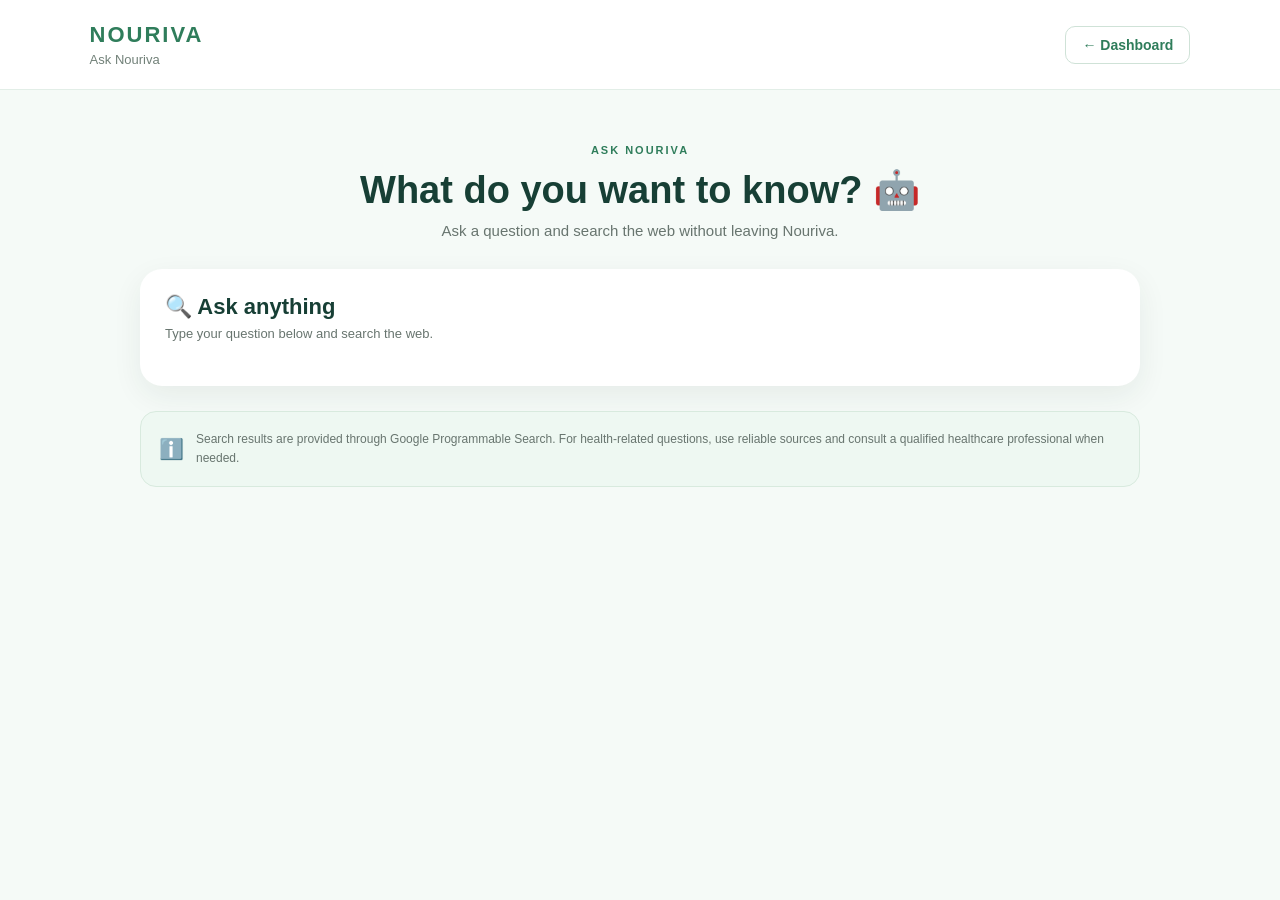
<file: ask-nouriva.html>
<!DOCTYPE html>
<html lang="en">

<head>

    <meta charset="UTF-8">

    <meta
        name="viewport"
        content="width=device-width, initial-scale=1.0"
    >

    <title>Nouriva - Ask Nouriva</title>


    <!-- Nouriva CSS -->

    <link
        rel="stylesheet"
        href="ask-nouriva.css"
    >


    <!-- GOOGLE PROGRAMMABLE SEARCH -->

    <script
        async
        src="https://cse.google.com/cse.js?cx=a5b6b9ecfd227401f"
    ></script>

</head>


<body>


    <!-- =========================
         HEADER
    ========================== -->

    <header class="ask-header">

        <div>

            <div class="brand">
                NOURIVA
            </div>

            <p>
                Ask Nouriva
            </p>

        </div>


        <a
            href="index.html"
            class="back-btn"
        >
            ← Dashboard
        </a>

    </header>



    <!-- =========================
         MAIN
    ========================== -->

    <main class="ask-container">


        <!-- HERO -->

        <section class="ask-hero">

            <span>
                ASK NOURIVA
            </span>


            <h1>
                What do you want to know? 🤖
            </h1>


            <p>
                Ask a question and search the web
                without leaving Nouriva.
            </p>

        </section>



        <!-- =========================
             GOOGLE SEARCH
        ========================== -->

        <section class="search-card">


            <div class="search-title">

                <h2>
                    🔍 Ask anything
                </h2>


                <p>
                    Type your question below and
                    search the web.
                </p>

            </div>



            <!-- GOOGLE SEARCH BOX + RESULTS -->

            <div class="google-search-area">

                <div class="gcse-search"></div>

            </div>


        </section>



        <!-- =========================
             INFORMATION
        ========================== -->

        <section class="info-card">


            <div class="info-icon">
                ℹ️
            </div>


            <p>
                Search results are provided through
                Google Programmable Search.
                For health-related questions,
                use reliable sources and consult
                a qualified healthcare professional
                when needed.
            </p>


        </section>


    </main>


</body>

</html>
</file>
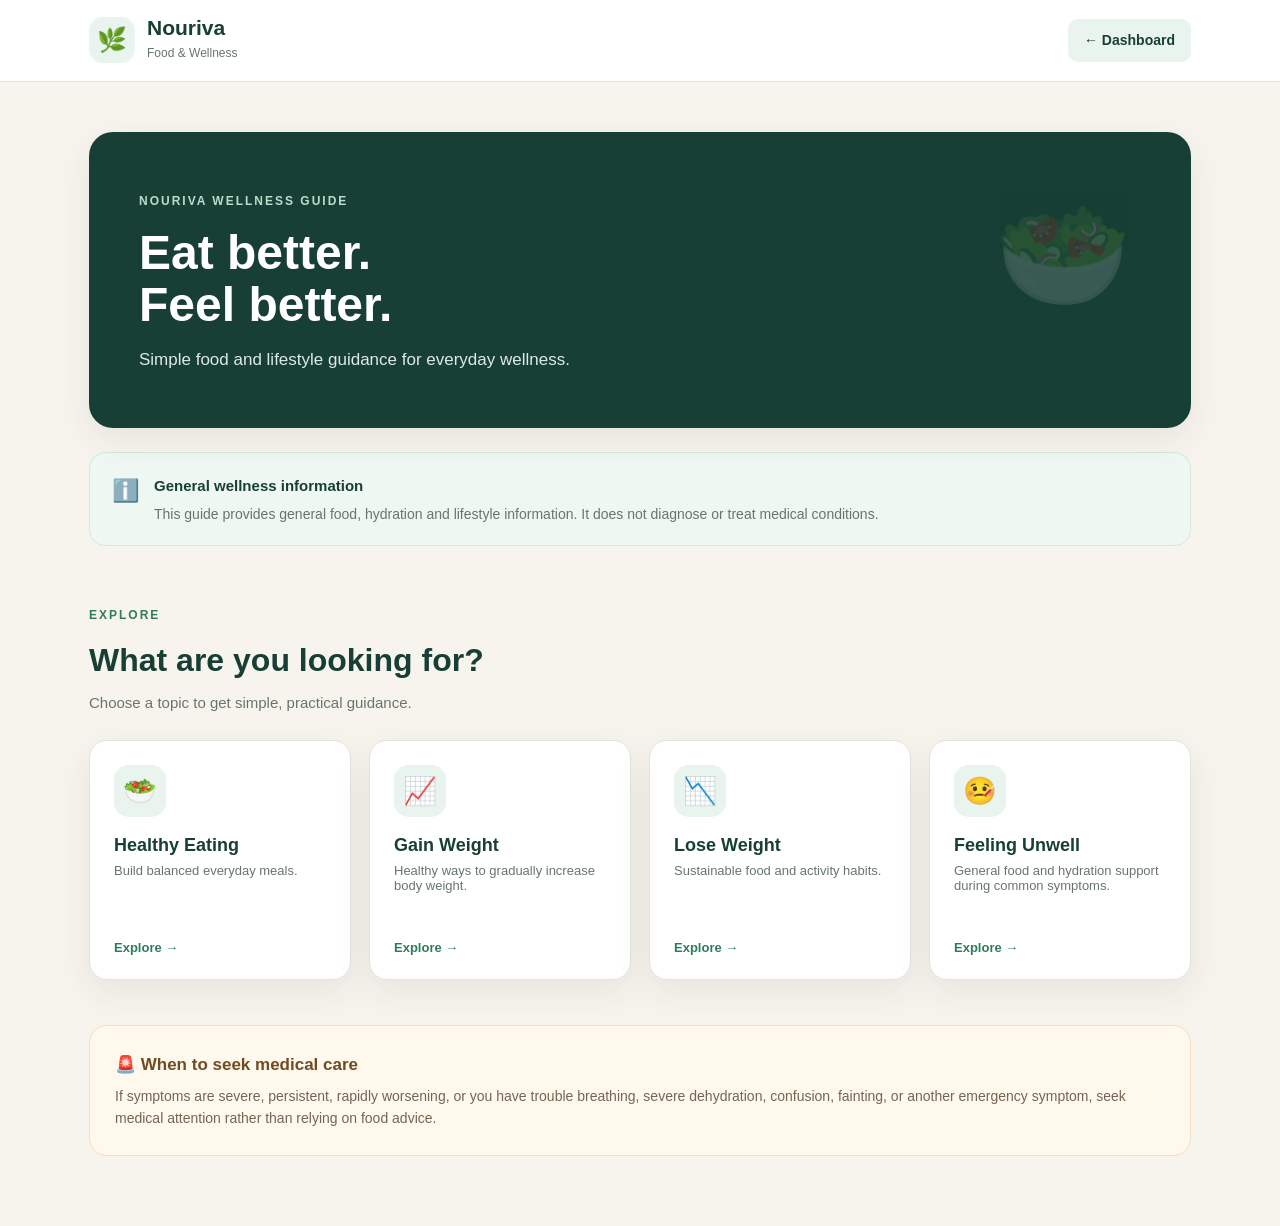
<file: food-guide.html>
<!DOCTYPE html>
<html lang="en">

<head>
    <meta charset="UTF-8">

    <meta
        name="viewport"
        content="width=device-width, initial-scale=1.0"
    >

    <title>Nouriva | Food & Wellness Guide</title>

    <link
        rel="stylesheet"
        href="food-guide.css"
    >
    <link rel="stylesheet" href="food-guide.js">
</head>

<body>

    <!-- =========================
         HEADER
    ========================== -->

    <header class="guide-header">

        <div class="header-content">

            <div class="brand">
                <div class="brand-icon">🌿</div>

                <div>
                    <h1>Nouriva</h1>
                    <span>Food & Wellness</span>
                </div>
            </div>

            <a
                href="index.html"
                class="back-button"
            >
                ← Dashboard
            </a>

        </div>

    </header>


    <!-- =========================
         HERO
    ========================== -->

    <main>

        <section class="hero">

            <span class="hero-label">
                NOURIVA WELLNESS GUIDE
            </span>

            <h2>
                Eat better.<br>
                Feel better.
            </h2>

            <p>
                Simple food and lifestyle guidance
                for everyday wellness.
            </p>

        </section>


        <!-- =========================
             IMPORTANT NOTICE
        ========================== -->

        <section class="notice">

            <div class="notice-icon">
                ℹ️
            </div>

            <div>

                <strong>
                    General wellness information
                </strong>

                <p>
                    This guide provides general food,
                    hydration and lifestyle information.
                    It does not diagnose or treat medical
                    conditions.
                </p>

            </div>

        </section>


        <!-- =========================
             QUICK CATEGORIES
        ========================== -->

        <section class="guide-section">

            <div class="section-heading">

                <span>
                    EXPLORE
                </span>

                <h2>
                    What are you looking for?
                </h2>

                <p>
                    Choose a topic to get simple,
                    practical guidance.
                </p>

            </div>


            <div class="category-grid">


                <!-- Healthy Eating -->

                <button
                    class="category-card"
                    onclick="showGuide('healthy')"
                >

                    <div class="category-icon">
                        🥗
                    </div>

                    <h3>
                        Healthy Eating
                    </h3>

                    <p>
                        Build balanced everyday meals.
                    </p>

                    <span>
                        Explore →
                    </span>

                </button>


                <!-- Weight Gain -->

                <button
                    class="category-card"
                    onclick="showGuide('gain')"
                >

                    <div class="category-icon">
                        📈
                    </div>

                    <h3>
                        Gain Weight
                    </h3>

                    <p>
                        Healthy ways to gradually
                        increase body weight.
                    </p>

                    <span>
                        Explore →
                    </span>

                </button>


                <!-- Weight Loss -->

                <button
                    class="category-card"
                    onclick="showGuide('loss')"
                >

                    <div class="category-icon">
                        📉
                    </div>

                    <h3>
                        Lose Weight
                    </h3>

                    <p>
                        Sustainable food and
                        activity habits.
                    </p>

                    <span>
                        Explore →
                    </span>

                </button>


                <!-- Illness -->

                <button
                    class="category-card"
                    onclick="showGuide('unwell')"
                >

                    <div class="category-icon">
                        🤒
                    </div>

                    <h3>
                        Feeling Unwell
                    </h3>

                    <p>
                        General food and hydration
                        support during common symptoms.
                    </p>

                    <span>
                        Explore →
                    </span>

                </button>


            </div>

        </section>


        <!-- =========================
             GUIDE CONTENT
        ========================== -->

        <section
            id="guideContent"
            class="guide-content hidden"
        >

            <button
                class="close-guide"
                onclick="closeGuide()"
            >
                ✕ Close
            </button>

            <div id="guideIcon"></div>

            <span id="guideLabel"></span>

            <h2 id="guideTitle"></h2>

            <p id="guideDescription"></p>


            <div
                id="guideCards"
                class="guide-cards"
            ></div>

        </section>


        <!-- =========================
             FOOD DISCLAIMER
        ========================== -->

        <section class="bottom-notice">

            <h3>
                🚨 When to seek medical care
            </h3>

            <p>
                If symptoms are severe, persistent,
                rapidly worsening, or you have trouble
                breathing, severe dehydration,
                confusion, fainting, or another
                emergency symptom, seek medical
                attention rather than relying on
                food advice.
            </p>

        </section>

    </main>


    <!-- =========================
         JAVASCRIPT
    ========================== -->

    <script src="food-guide.js"></script>

</body>

</html>
</file>
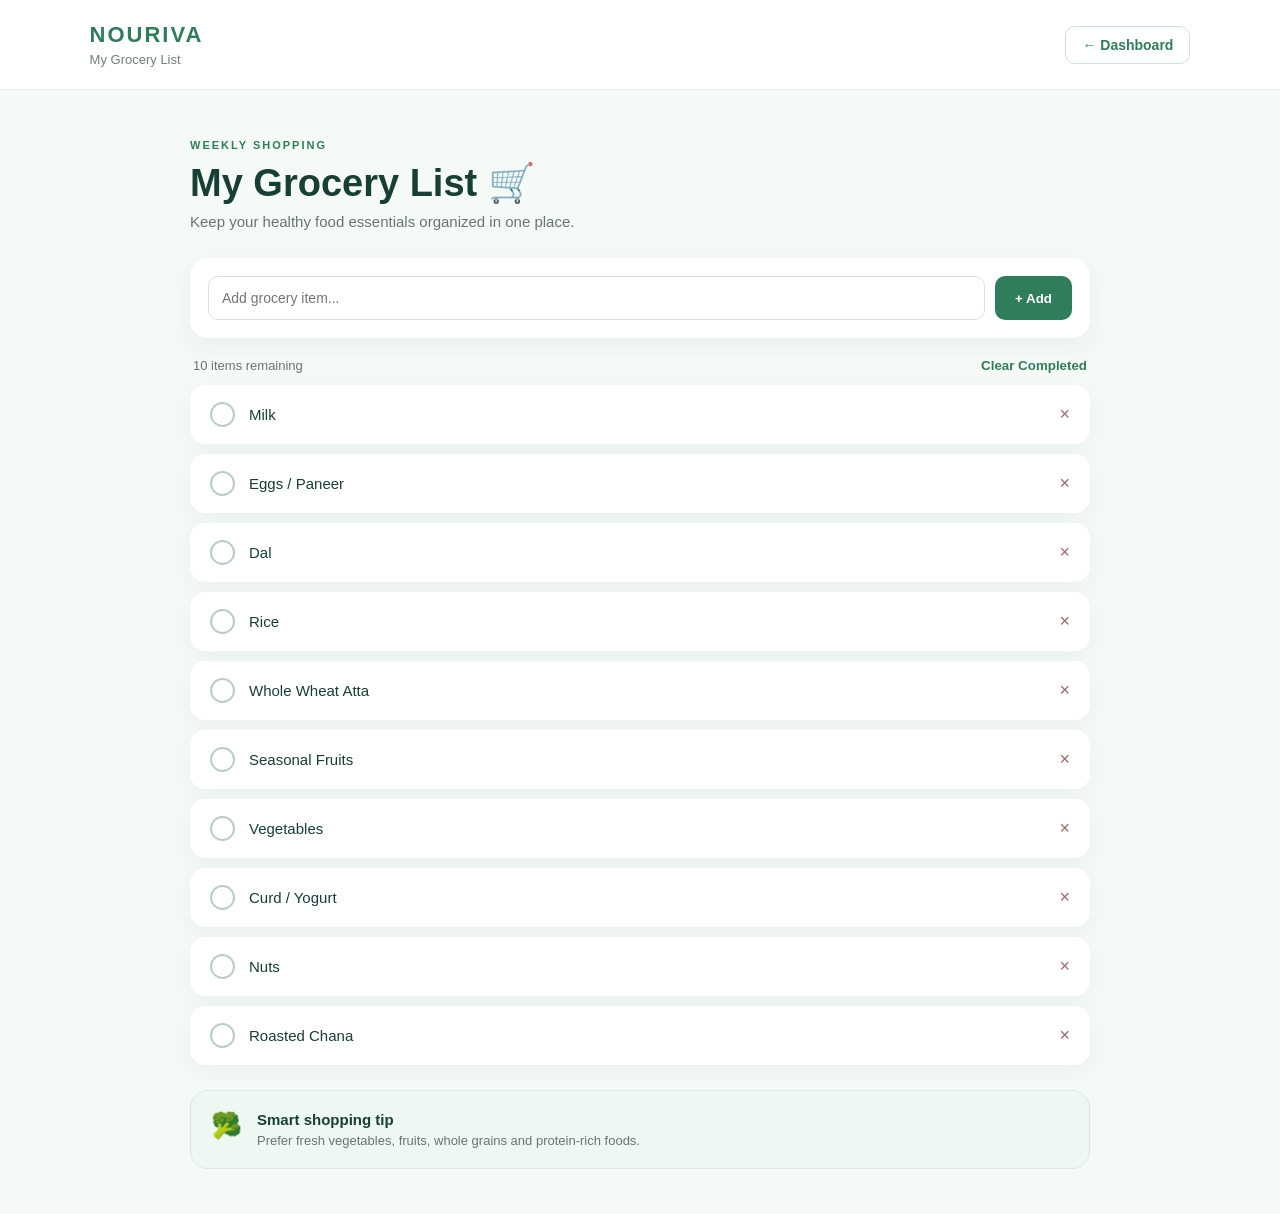
<file: grocery.html>
<!DOCTYPE html>
<html lang="en">
<head>
    <meta charset="UTF-8">
    <meta name="viewport" content="width=device-width, initial-scale=1.0">

    <title>Nouriva - Grocery List</title>

    <link rel="stylesheet" href="grocery.css">
</head>

<body>

<header class="grocery-header">

    <div>
        <div class="brand">NOURIVA</div>
        <p>My Grocery List</p>
    </div>

    <a href="index.html" class="back-btn">
        ← Dashboard
    </a>

</header>


<main class="grocery-container">

    <section class="grocery-hero">

        <span>WEEKLY SHOPPING</span>

        <h1>
            My Grocery List 🛒
        </h1>

        <p>
            Keep your healthy food essentials
            organized in one place.
        </p>

    </section>


    <section class="add-grocery">

        <input
            type="text"
            id="groceryInput"
            placeholder="Add grocery item..."
        >

        <button onclick="addGrocery()">
            + Add
        </button>

    </section>


    <div class="grocery-actions">

        <span id="groceryCount">
            0 items
        </span>

        <button onclick="clearCompleted()">
            Clear Completed
        </button>

    </div>


    <section class="grocery-list" id="groceryList">
    </section>


    <section class="grocery-tip">

        <div class="tip-icon">
            🥦
        </div>

        <div>

            <h3>
                Smart shopping tip
            </h3>

            <p>
                Prefer fresh vegetables, fruits,
                whole grains and protein-rich foods.
            </p>

        </div>

    </section>

</main>


<script src="grocery.js"></script>

</body>
</html>
</file>
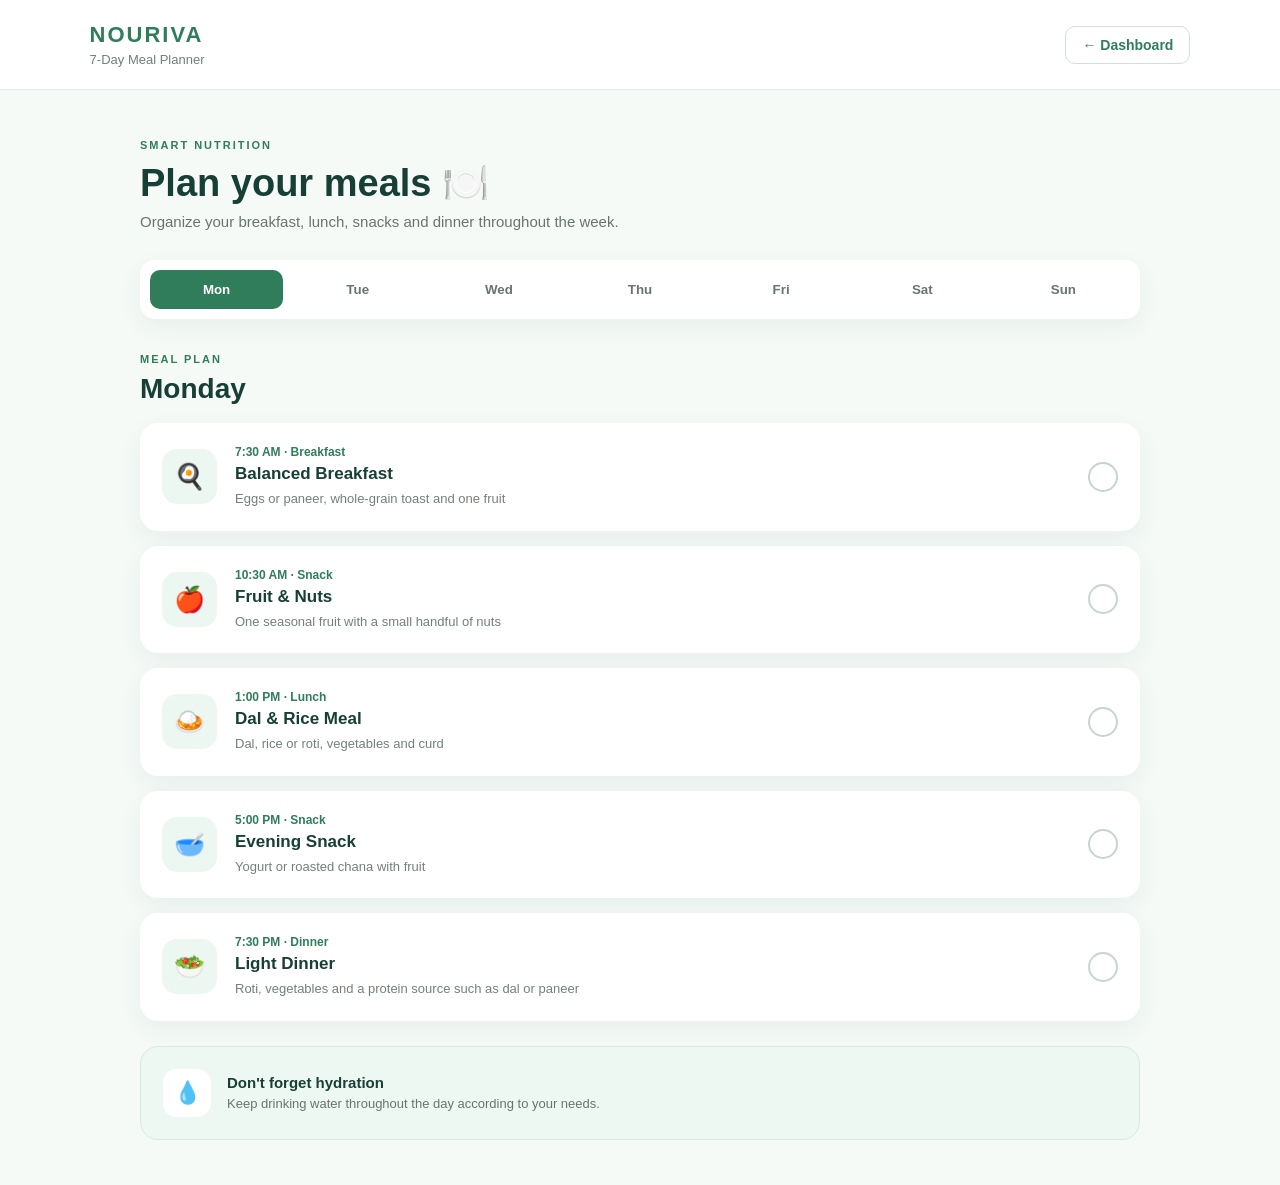
<file: meal-planner.html>
<!DOCTYPE html>
<html lang="en">
<head>
    <meta charset="UTF-8">
    <meta name="viewport" content="width=device-width, initial-scale=1.0">

    <title>Nouriva - 7 Day Meal Planner</title>

    <link rel="stylesheet" href="meal-planner.css">
    <link rel="stylesheet" href="meal-planner.js">
</head>

<body>

<header class="meal-header">

    <div>
        <div class="brand">NOURIVA</div>
        <p>7-Day Meal Planner</p>
    </div>

    <a href="index.html" class="back-btn">
        ← Dashboard
    </a>

</header>


<main class="meal-container">

    <section class="meal-hero">

        <span>SMART NUTRITION</span>

        <h1>
            Plan your meals 🍽️
        </h1>

        <p>
            Organize your breakfast, lunch, snacks
            and dinner throughout the week.
        </p>

    </section>


    <!-- WEEK SELECTOR -->

    <div class="day-selector">

        <button onclick="showDay(0)" class="day-btn active">
            Mon
        </button>

        <button onclick="showDay(1)" class="day-btn">
            Tue
        </button>

        <button onclick="showDay(2)" class="day-btn">
            Wed
        </button>

        <button onclick="showDay(3)" class="day-btn">
            Thu
        </button>

        <button onclick="showDay(4)" class="day-btn">
            Fri
        </button>

        <button onclick="showDay(5)" class="day-btn">
            Sat
        </button>

        <button onclick="showDay(6)" class="day-btn">
            Sun
        </button>

    </div>


    <!-- DAY TITLE -->

    <section class="day-title">

        <span>MEAL PLAN</span>

        <h2 id="dayTitle">
            Monday
        </h2>

    </section>


    <!-- MEALS -->

    <section id="mealList" class="meal-list">
    </section>


    <!-- NUTRITION NOTE -->

    <section class="nutrition-note">

        <div class="note-icon">
            💧
        </div>

        <div>
            <h3>
                Don't forget hydration
            </h3>

            <p>
                Keep drinking water throughout
                the day according to your needs.
            </p>
        </div>

    </section>

</main>


<script src="meal-planner.js"></script>

</body>
</html>
</file>
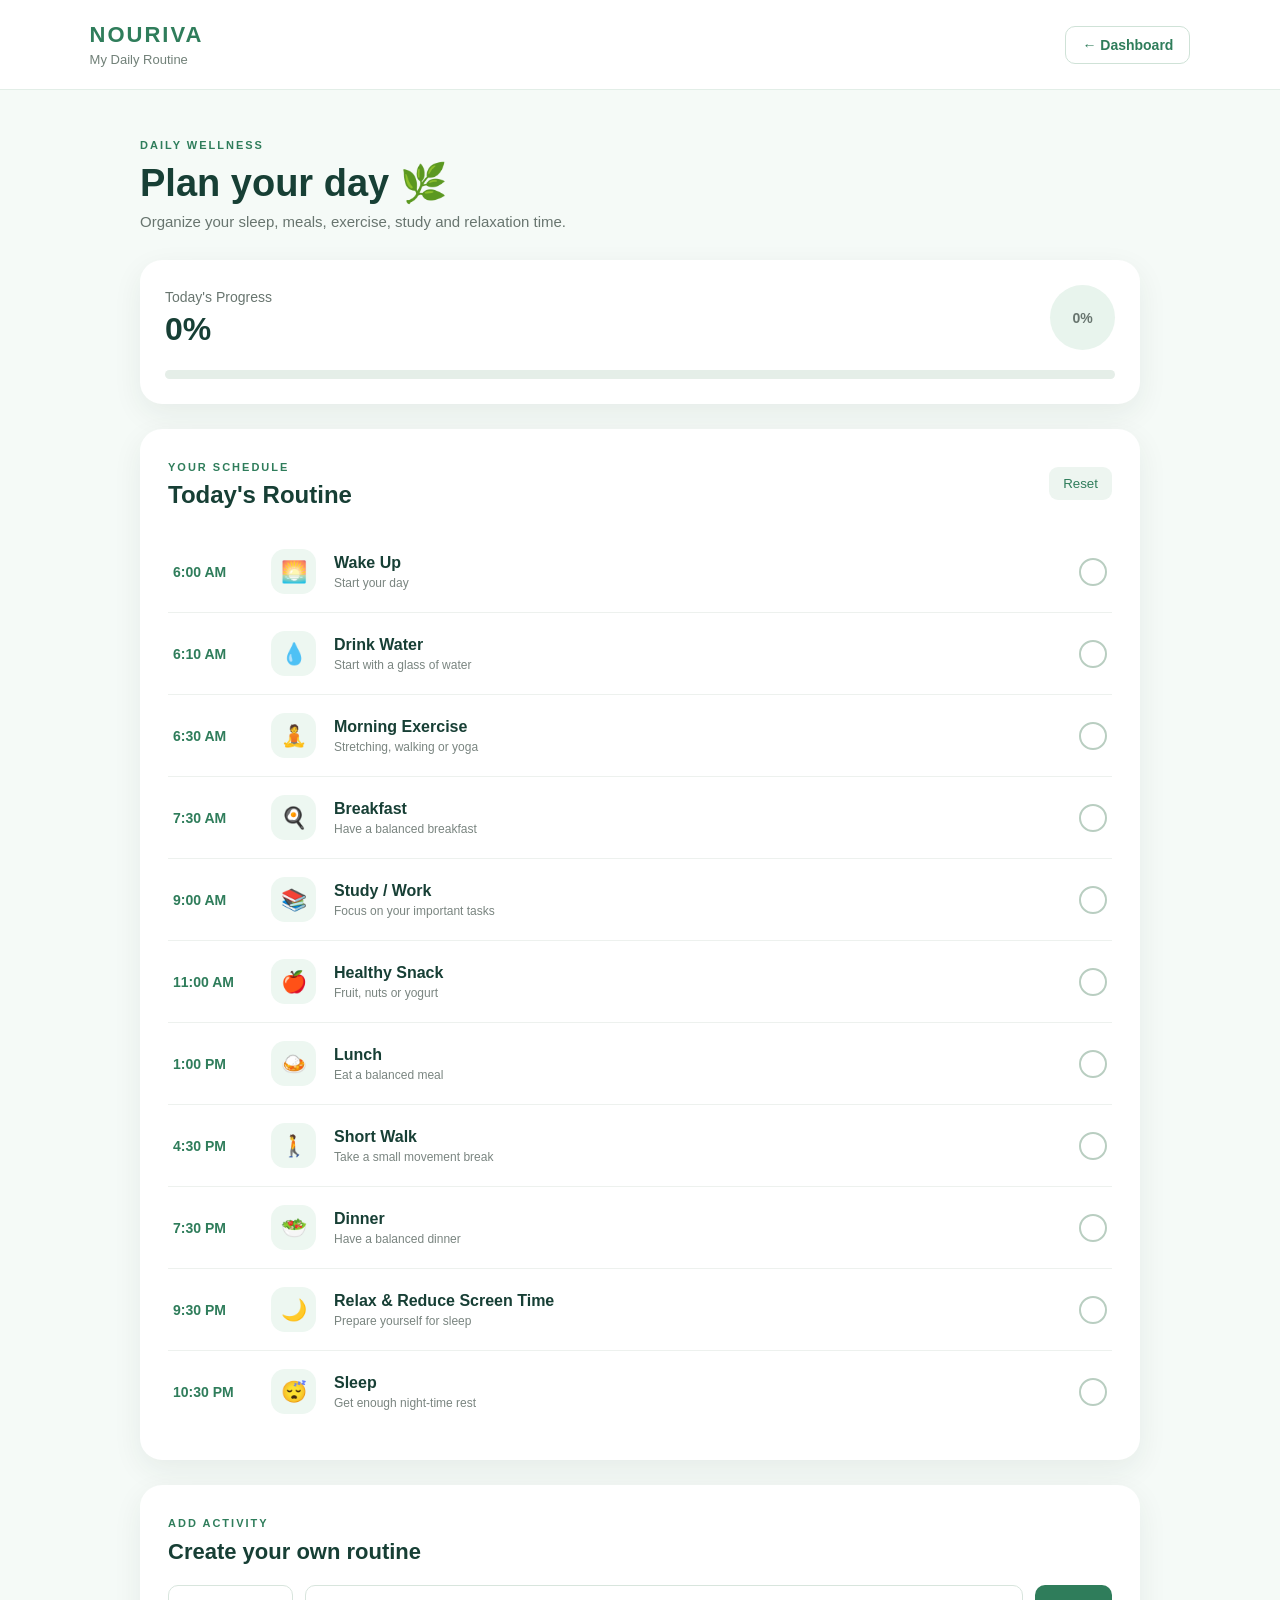
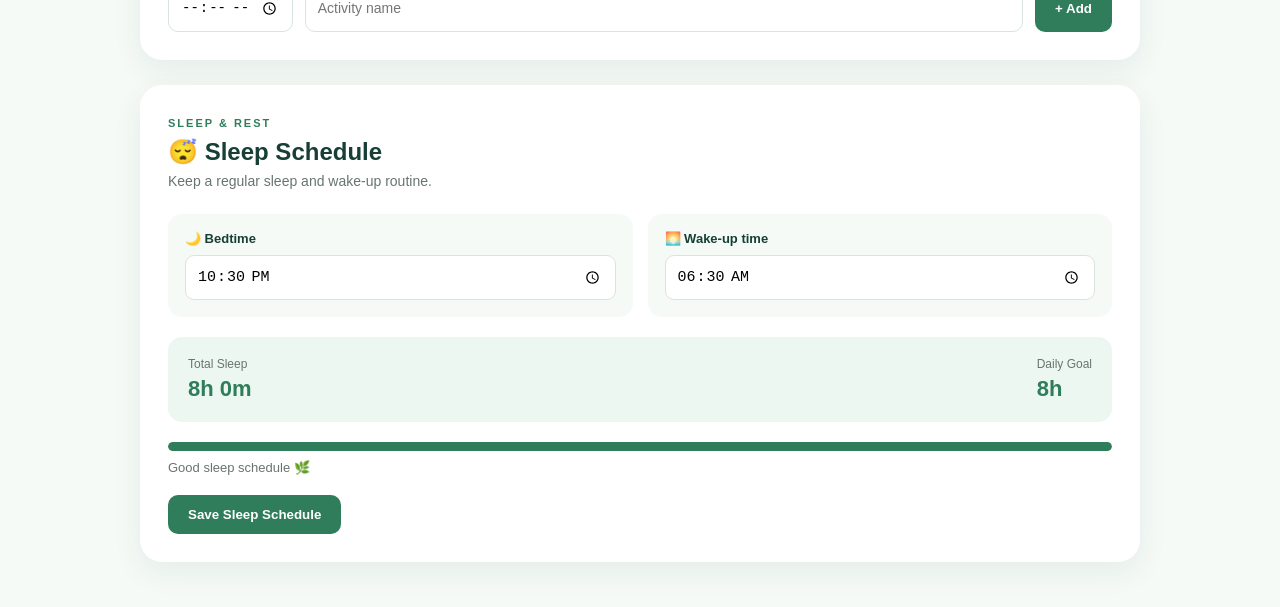
<file: routine.html>
<!DOCTYPE html>
<html lang="en">
<head>
    <meta charset="UTF-8">
    <meta name="viewport" content="width=device-width, initial-scale=1.0">

    <title>Nouriva - Daily Routine</title>

    <link rel="stylesheet" href="routine.css">
    <link rel="stylesheet" href="routine.js">
</head>

<body>

    <header class="routine-header">

        <div>
            <div class="brand">NOURIVA</div>
            <p>My Daily Routine</p>
        </div>

        <a href="index.html" class="back-btn">
            ← Dashboard
        </a>

    </header>


    <main class="routine-container">

        <section class="routine-intro">

            <span>DAILY WELLNESS</span>

            <h1>
                Plan your day 🌿
            </h1>

            <p>
                Organize your sleep, meals, exercise,
                study and relaxation time.
            </p>

        </section>


        <!-- PROGRESS -->

        <section class="progress-card">

            <div class="progress-top">

                <div>
                    <span>Today's Progress</span>
                    <h2 id="progressText">
                        0%
                    </h2>
                </div>

                <div class="progress-circle">
                    <span id="progressNumber">0%</span>
                </div>

            </div>

            <div class="progress-bar">
                <div id="progressFill"></div>
            </div>

        </section>


        <!-- ROUTINE -->

        <section class="routine-card">

            <div class="routine-title">

                <div>
                    <span>YOUR SCHEDULE</span>
                    <h2>Today's Routine</h2>
                </div>

                <button
                    class="reset-btn"
                    onclick="resetRoutine()"
                >
                    Reset
                </button>

            </div>


            <div id="routineList">

                <!-- ROUTINE ITEMS WILL COME HERE -->

            </div>

        </section>


        <!-- ADD ACTIVITY -->

        <section class="add-card">

            <span>ADD ACTIVITY</span>

            <h2>Create your own routine</h2>

            <div class="add-form">

                <input
                    type="time"
                    id="activityTime"
                >

                <input
                    type="text"
                    id="activityName"
                    placeholder="Activity name"
                >

                <button onclick="addActivity()">
                    + Add
                </button>

            </div>

        </section>

   <!-- =========================
     SLEEP SCHEDULE
========================= -->

<section class="sleep-card">

    <div class="sleep-heading">
        <span>SLEEP & REST</span>

        <h2>
            😴 Sleep Schedule
        </h2>

        <p>
            Keep a regular sleep and wake-up routine.
        </p>
    </div>


    <div class="sleep-inputs">

        <div class="sleep-input">

            <label>
                🌙 Bedtime
            </label>

            <input
                type="time"
                id="bedTime"
                value="22:30"
            >

        </div>


        <div class="sleep-input">

            <label>
                🌅 Wake-up time
            </label>

            <input
                type="time"
                id="wakeTime"
                value="06:30"
            >

        </div>

    </div>


    <div class="sleep-result">

        <div>
            <span>Total Sleep</span>

            <strong id="sleepDuration">
                8h 00m
            </strong>
        </div>


        <div>
            <span>Daily Goal</span>

            <strong>
                8h
            </strong>
        </div>

    </div>


    <div class="sleep-progress">

        <div class="sleep-progress-bar">
            <div id="sleepProgressFill"></div>
        </div>

        <p id="sleepMessage">
            Good sleep schedule 🌿
        </p>

    </div>


    <button
        class="save-sleep-btn"
        onclick="saveSleepSchedule()"
    >
        Save Sleep Schedule
    </button>

</section>
    </main>


    <script src="routine.js"></script>

</body>
</html>
</file>
<file: ask-nouriva.css>
/* =========================
   NOURIVA ASK
========================= */

* {
    box-sizing: border-box;
    margin: 0;
    padding: 0;
}


body {

    font-family: Arial, sans-serif;

    background: #f5faf7;

    color: #173f35;

}


/* =========================
   HEADER
========================= */

.ask-header {

    background: white;

    padding: 22px 7%;

    display: flex;

    align-items: center;

    justify-content: space-between;

    border-bottom: 1px solid #e2eee7;

}


.brand {

    color: #2f7d5b;

    font-size: 22px;

    font-weight: 800;

    letter-spacing: 2px;

}


.ask-header p {

    color: #718078;

    font-size: 13px;

    margin-top: 4px;

}


.back-btn {

    text-decoration: none;

    color: #2f7d5b;

    border: 1px solid #cfe2d7;

    padding: 10px 16px;

    border-radius: 10px;

    font-size: 14px;

    font-weight: 600;

}


/* =========================
   MAIN
========================= */

.ask-container {

    width: 90%;

    max-width: 1000px;

    margin: 50px auto;

}


/* =========================
   HERO
========================= */

.ask-hero {

    text-align: center;

    margin-bottom: 30px;

}


.ask-hero span {

    color: #2f7d5b;

    font-size: 11px;

    font-weight: 700;

    letter-spacing: 2px;

}


.ask-hero h1 {

    font-size: 38px;

    margin: 10px 0;

}


.ask-hero p {

    color: #68756f;

    font-size: 15px;

}


/* =========================
   SEARCH CARD
========================= */

.search-card {

    background: white;

    border-radius: 22px;

    padding: 25px;

    box-shadow:
        0 10px 30px
        rgba(24, 55, 43, 0.07);

}


.search-title {

    margin-bottom: 20px;

}


.search-title h2 {

    font-size: 22px;

    margin-bottom: 6px;

}


.search-title p {

    color: #68756f;

    font-size: 13px;

}


/* =========================
   GOOGLE SEARCH AREA
========================= */

.google-search-area {

    width: 100%;

}


/*
   Google search input
*/

.gsc-control-cse {

    border: none !important;

    padding: 0 !important;

    background: transparent !important;

}


.gsc-input-box {

    border-radius: 12px !important;

    border: 1px solid #d6e5dc !important;

    min-height: 45px;

}


.gsc-search-button-v2 {

    background: #2f7d5b !important;

    border-color: #2f7d5b !important;

    border-radius: 10px !important;

    padding: 12px 18px !important;

}


.gsc-search-button-v2:hover {

    background: #245f46 !important;

}


/* =========================
   GOOGLE RESULTS
========================= */

.gsc-result {

    padding: 18px 0 !important;

}


.gs-title {

    color: #2f7d5b !important;

}


.gs-title b {

    color: #2f7d5b !important;

}


.gs-snippet {

    color: #53635b !important;

    line-height: 1.6 !important;

}


.gsc-url-top {

    color: #718078 !important;

}


.gsc-results {

    width: 100% !important;

}


/* =========================
   INFO
========================= */

.info-card {

    display: flex;

    align-items: center;

    gap: 12px;

    background: #eef8f2;

    border: 1px solid #d8eade;

    border-radius: 16px;

    padding: 18px;

    margin-top: 25px;

}


.info-icon {

    font-size: 20px;

}


.info-card p {

    color: #68756f;

    font-size: 12px;

    line-height: 1.6;

}


/* =========================
   MOBILE
========================= */

@media (max-width: 650px) {

    .ask-header {

        padding: 18px 5%;

    }


    .ask-container {

        width: 92%;

        margin: 35px auto;

    }


    .ask-hero h1 {

        font-size: 30px;

    }


    .search-card {

        padding: 18px;

    }

}
</file>
<file: food-guide.css>
/* =========================
   NOURIVA FOOD GUIDE
   ========================= */

* {
    margin: 0;
    padding: 0;
    box-sizing: border-box;
}

:root {
    --green-dark: #173f35;
    --green: #2f7d5b;
    --green-light: #e8f4ed;
    --cream: #f7f4ed;
    --white: #ffffff;
    --text: #20302a;
    --muted: #68756f;
    --border: #dce6df;
    --shadow: 0 12px 35px rgba(24, 55, 43, 0.08);
}

body {
    font-family:
        Arial,
        Helvetica,
        sans-serif;

    background: var(--cream);

    color: var(--text);

    line-height: 1.6;

    min-height: 100vh;
}


/* =========================
   HEADER
========================= */

.guide-header {
    background: var(--white);

    border-bottom:
        1px solid var(--border);

    position: sticky;

    top: 0;

    z-index: 100;
}


.header-content {
    max-width: 1150px;

    margin: auto;

    padding:
        16px 24px;

    display: flex;

    align-items: center;

    justify-content: space-between;

    gap: 20px;
}


.brand {
    display: flex;

    align-items: center;

    gap: 12px;
}


.brand-icon {
    width: 46px;

    height: 46px;

    border-radius: 14px;

    background:
        var(--green-light);

    display: flex;

    align-items: center;

    justify-content: center;

    font-size: 24px;
}


.brand h1 {
    font-size: 21px;

    color:
        var(--green-dark);

    line-height: 1.1;
}


.brand span {
    font-size: 12px;

    color:
        var(--muted);
}


.back-button {
    text-decoration: none;

    color:
        var(--green-dark);

    background:
        var(--green-light);

    padding:
        10px 16px;

    border-radius: 10px;

    font-size: 14px;

    font-weight: 600;

    transition:
        0.2s ease;
}


.back-button:hover {
    background:
        #dceee3;
}



/* =========================
   MAIN
========================= */

main {
    max-width: 1150px;

    margin: auto;

    padding:
        50px 24px 70px;
}



/* =========================
   HERO
========================= */

.hero {
    background:
        var(--green-dark);

    color:
        var(--white);

    border-radius: 24px;

    padding:
        55px 50px;

    position: relative;

    overflow: hidden;

    box-shadow:
        var(--shadow);
}


.hero::after {
    content: "🥗";

    position: absolute;

    right: 60px;

    top: 35px;

    font-size: 110px;

    opacity: 0.15;
}


.hero-label {
    font-size: 12px;

    letter-spacing: 2px;

    font-weight: 700;

    color:
        #b9ddc8;
}


.hero h2 {
    font-size: 48px;

    line-height: 1.08;

    margin:
        15px 0;
}


.hero p {
    max-width: 550px;

    color:
        #dcebe3;

    font-size: 17px;
}



/* =========================
   NOTICE
========================= */

.notice {
    margin-top: 24px;

    padding: 20px 22px;

    border:
        1px solid #d7e7dd;

    background:
        #eef7f1;

    border-radius: 16px;

    display: flex;

    gap: 15px;

    align-items: flex-start;
}


.notice-icon {
    font-size: 22px;
}


.notice strong {
    color:
        var(--green-dark);

    font-size: 15px;
}


.notice p {
    color:
        var(--muted);

    font-size: 14px;

    margin-top: 4px;
}



/* =========================
   SECTION HEADING
========================= */

.guide-section {
    margin-top: 55px;
}


.section-heading span {
    color:
        var(--green);

    font-size: 12px;

    letter-spacing: 2px;

    font-weight: 700;
}


.section-heading h2 {
    font-size: 32px;

    margin:
        8px 0 5px;

    color:
        var(--green-dark);
}


.section-heading p {
    color:
        var(--muted);

    font-size: 15px;
}



/* =========================
   CATEGORY GRID
========================= */

.category-grid {
    margin-top: 25px;

    display: grid;

    grid-template-columns:
        repeat(4, 1fr);

    gap: 18px;
}


.category-card {
    border:
        1px solid var(--border);

    background:
        var(--white);

    border-radius: 18px;

    padding: 24px;

    text-align: left;

    cursor: pointer;

    box-shadow:
        var(--shadow);

    transition:
        transform 0.2s ease,
        box-shadow 0.2s ease,
        border-color 0.2s ease;
}


.category-card:hover {
    transform:
        translateY(-5px);

    border-color:
        #b9d7c5;

    box-shadow:
        0 18px 40px
        rgba(24, 55, 43, 0.12);
}


.category-icon {
    width: 52px;

    height: 52px;

    border-radius: 15px;

    background:
        var(--green-light);

    display: flex;

    align-items: center;

    justify-content: center;

    font-size: 27px;

    margin-bottom: 18px;
}


.category-card h3 {
    color:
        var(--green-dark);

    font-size: 18px;

    margin-bottom: 7px;
}


.category-card p {
    color:
        var(--muted);

    font-size: 13px;

    min-height: 62px;
}


.category-card span {
    display: inline-block;

    margin-top: 15px;

    color:
        var(--green);

    font-size: 13px;

    font-weight: 700;
}



/* =========================
   GUIDE CONTENT
========================= */

.guide-content {
    margin-top: 35px;

    background:
        var(--white);

    border:
        1px solid var(--border);

    border-radius: 22px;

    padding:
        35px;

    box-shadow:
        var(--shadow);

    position: relative;
}


.guide-content.hidden {
    display: none;
}


.close-guide {
    position: absolute;

    top: 20px;

    right: 20px;

    border: none;

    background:
        #f1f4f2;

    color:
        var(--green-dark);

    width: 36px;

    height: 36px;

    border-radius: 50%;

    cursor: pointer;

    font-size: 16px;
}


#guideIcon {
    font-size: 42px;

    margin-bottom: 8px;
}


#guideLabel {
    color:
        var(--green);

    font-size: 11px;

    letter-spacing: 2px;

    font-weight: 700;
}


#guideTitle {
    font-size: 32px;

    color:
        var(--green-dark);

    margin:
        6px 0 8px;
}


#guideDescription {
    color:
        var(--muted);

    max-width: 750px;

    margin-bottom: 28px;
}



/* =========================
   GUIDE CARDS
========================= */

.guide-cards {
    display: grid;

    grid-template-columns:
        repeat(2, 1fr);

    gap: 18px;
}


.info-card {
    border:
        1px solid var(--border);

    border-radius: 16px;

    padding: 22px;

    background:
        #fbfcfb;
}


.info-card h3 {
    color:
        var(--green-dark);

    font-size: 17px;

    margin-bottom: 12px;
}


.info-card ul {
    padding-left: 20px;
}


.info-card li {
    color:
        #56635d;

    font-size: 14px;

    margin-bottom: 7px;
}


.info-card p {
    color:
        #56635d;

    font-size: 14px;
}



/* =========================
   BOTTOM NOTICE
========================= */

.bottom-notice {
    margin-top: 45px;

    background:
        #fff8ed;

    border:
        1px solid #f1dfc2;

    border-radius: 18px;

    padding: 25px;
}


.bottom-notice h3 {
    color:
        #704c22;

    font-size: 17px;

    margin-bottom: 7px;
}


.bottom-notice p {
    color:
        #756552;

    font-size: 14px;
}



/* =========================
   MOBILE
========================= */

@media (max-width: 900px) {

    .category-grid {
        grid-template-columns:
            repeat(2, 1fr);
    }

}


@media (max-width: 650px) {

    .header-content {
        padding:
            13px 16px;
    }


    .back-button {
        padding:
            8px 12px;

        font-size: 12px;
    }


    main {
        padding:
            25px 15px 50px;
    }


    .hero {
        padding:
            35px 25px;

        border-radius: 20px;
    }


    .hero h2 {
        font-size: 36px;
    }


    .hero::after {
        right: 10px;

        top: 20px;

        font-size: 75px;
    }


    .category-grid {
        grid-template-columns:
            1fr;
    }


    .guide-content {
        padding:
            25px 20px;
    }


    .guide-cards {
        grid-template-columns:
            1fr;
    }


    #guideTitle {
        font-size: 26px;
    }

}
/* =========================
   FOOD & WELLNESS GUIDE LINK
========================= */

.wellness-link-card {
    background: linear-gradient(
        135deg,
        #eef8f1,
        #ffffff
    );

    border: 1px solid #d7e8dc;

    border-radius: 22px;

    padding: 30px;

    display: flex;

    align-items: center;

    justify-content: space-between;

    gap: 25px;

    box-shadow:
        0 12px 30px
        rgba(24, 55, 43, 0.07);

    transition:
        transform 0.2s ease,
        box-shadow 0.2s ease;
}


.wellness-link-card:hover {
    transform: translateY(-3px);

    box-shadow:
        0 18px 38px
        rgba(24, 55, 43, 0.11);
}


.wellness-link-content span {
    display: block;

    color: #2f7d5b;

    font-size: 11px;

    font-weight: 700;

    letter-spacing: 2px;

    margin-bottom: 7px;
}


.wellness-link-content h2 {
    color: #173f35;

    font-size: 27px;

    margin: 0 0 8px;
}


.wellness-link-content p {
    color: #68756f;

    font-size: 14px;

    max-width: 650px;

    margin: 0;

    line-height: 1.6;
}


.wellness-link-button {
    display: inline-flex;

    align-items: center;

    justify-content: center;

    white-space: nowrap;

    text-decoration: none;

    background: #2f7d5b;

    color: white;

    padding: 13px 20px;

    border-radius: 12px;

    font-size: 14px;

    font-weight: 700;

    transition:
        background 0.2s ease,
        transform 0.2s ease;
}


.wellness-link-button:hover {
    background: #245f46;

    transform: translateX(2px);
}


/* =========================
   MOBILE
========================= */

@media (max-width: 650px) {

    .wellness-link-card {
        flex-direction: column;

        align-items: flex-start;

        padding: 24px;
    }


    .wellness-link-content h2 {
        font-size: 23px;
    }


    .wellness-link-button {
        width: 100%;
    }

}
</file>
<file: grocery.css>
* {
    box-sizing: border-box;
    margin: 0;
    padding: 0;
}

body {
    font-family: Arial, sans-serif;
    background: #f5faf7;
    color: #173f35;
}

.grocery-header {
    background: white;
    padding: 22px 7%;
    display: flex;
    justify-content: space-between;
    align-items: center;
    border-bottom: 1px solid #e2eee7;
}

.brand {
    color: #2f7d5b;
    font-size: 22px;
    font-weight: 800;
    letter-spacing: 2px;
}

.grocery-header p {
    color: #718078;
    font-size: 13px;
    margin-top: 4px;
}

.back-btn {
    text-decoration: none;
    color: #2f7d5b;
    border: 1px solid #cfe2d7;
    padding: 10px 16px;
    border-radius: 10px;
    font-size: 14px;
    font-weight: 600;
}

.grocery-container {
    width: 90%;
    max-width: 900px;
    margin: 45px auto;
}

.grocery-hero {
    margin-bottom: 28px;
}

.grocery-hero span {
    color: #2f7d5b;
    font-size: 11px;
    font-weight: 700;
    letter-spacing: 2px;
}

.grocery-hero h1 {
    font-size: 38px;
    margin: 8px 0;
}

.grocery-hero p {
    color: #68756f;
    font-size: 15px;
}

.add-grocery {
    background: white;
    padding: 18px;
    border-radius: 18px;
    display: flex;
    gap: 10px;
    box-shadow: 0 8px 25px rgba(24,55,43,.06);
}

.add-grocery input {
    flex: 1;
    border: 1px solid #d8e5dd;
    border-radius: 10px;
    padding: 13px;
    font-size: 14px;
    outline: none;
}

.add-grocery button {
    border: none;
    background: #2f7d5b;
    color: white;
    padding: 0 20px;
    border-radius: 10px;
    font-weight: 700;
    cursor: pointer;
}

.grocery-actions {
    display: flex;
    justify-content: space-between;
    align-items: center;
    margin: 20px 3px 12px;
}

#groceryCount {
    color: #68756f;
    font-size: 13px;
}

.grocery-actions button {
    border: none;
    background: transparent;
    color: #2f7d5b;
    cursor: pointer;
    font-weight: 600;
}

.grocery-list {
    display: grid;
    gap: 10px;
}

.grocery-item {
    background: white;
    padding: 17px 20px;
    border-radius: 15px;

    display: flex;
    align-items: center;
    gap: 14px;

    box-shadow: 0 6px 20px rgba(24,55,43,.05);
}

.grocery-check {
    width: 25px;
    height: 25px;
    border-radius: 50%;
    border: 2px solid #b9cec1;
    background: white;
    cursor: pointer;
}

.grocery-item.completed .grocery-check {
    background: #2f7d5b;
    border-color: #2f7d5b;
    color: white;
}

.grocery-item.completed .item-name {
    text-decoration: line-through;
    color: #8a968f;
}

.item-name {
    flex: 1;
    font-size: 15px;
}

.delete-item {
    border: none;
    background: transparent;
    color: #9b6b6b;
    font-size: 18px;
    cursor: pointer;
}

.grocery-tip {
    background: #eef8f2;
    border: 1px solid #d8eade;
    border-radius: 18px;
    padding: 20px;
    display: flex;
    gap: 15px;
    margin-top: 25px;
}

.tip-icon {
    font-size: 25px;
}

.grocery-tip h3 {
    font-size: 15px;
    margin-bottom: 5px;
}

.grocery-tip p {
    color: #68756f;
    font-size: 13px;
}

@media (max-width: 600px) {

    .grocery-header {
        padding: 18px 5%;
    }

    .grocery-container {
        width: 92%;
        margin: 30px auto;
    }

    .grocery-hero h1 {
        font-size: 30px;
    }

    .add-grocery {
        flex-direction: column;
    }

    .add-grocery button {
        padding: 12px;
    }
}
</file>
<file: meal-planner.css>
/* =========================
   NOURIVA MEAL PLANNER
========================= */

* {
    box-sizing: border-box;
    margin: 0;
    padding: 0;
}

body {
    font-family: Arial, sans-serif;
    background: #f5faf7;
    color: #173f35;
}


/* HEADER */

.meal-header {
    background: white;
    padding: 22px 7%;

    display: flex;
    align-items: center;
    justify-content: space-between;

    border-bottom: 1px solid #e2eee7;
}

.brand {
    color: #2f7d5b;
    font-size: 22px;
    font-weight: 800;
    letter-spacing: 2px;
}

.meal-header p {
    color: #718078;
    font-size: 13px;
    margin-top: 4px;
}

.back-btn {
    text-decoration: none;
    color: #2f7d5b;

    border: 1px solid #cfe2d7;

    padding: 10px 16px;

    border-radius: 10px;

    font-size: 14px;
    font-weight: 600;
}


/* MAIN */

.meal-container {
    width: 90%;
    max-width: 1000px;

    margin: 45px auto;
}


/* HERO */

.meal-hero {
    margin-bottom: 30px;
}

.meal-hero span,
.day-title span {
    color: #2f7d5b;
    font-size: 11px;
    font-weight: 700;
    letter-spacing: 2px;
}

.meal-hero h1 {
    font-size: 38px;
    margin: 8px 0;
}

.meal-hero p {
    color: #68756f;
    font-size: 15px;
}


/* DAY SELECTOR */

.day-selector {
    display: flex;
    gap: 8px;

    background: white;

    padding: 10px;

    border-radius: 15px;

    margin-bottom: 30px;

    box-shadow:
        0 8px 25px rgba(24, 55, 43, 0.06);
}

.day-btn {
    flex: 1;

    border: none;

    background: transparent;

    padding: 12px 5px;

    border-radius: 10px;

    color: #68756f;

    font-weight: 700;

    cursor: pointer;
}

.day-btn.active {
    background: #2f7d5b;
    color: white;
}


/* DAY TITLE */

.day-title {
    margin-bottom: 18px;
}

.day-title h2 {
    font-size: 28px;
    margin-top: 6px;
}


/* MEAL LIST */

.meal-list {
    display: grid;
    gap: 15px;
}


/* MEAL CARD */

.meal-card {
    background: white;

    border-radius: 18px;

    padding: 22px;

    display: flex;

    align-items: center;

    gap: 18px;

    box-shadow:
        0 8px 25px rgba(24, 55, 43, 0.06);
}

.meal-icon {
    width: 55px;
    height: 55px;

    border-radius: 15px;

    background: #edf7f1;

    display: flex;

    align-items: center;
    justify-content: center;

    font-size: 25px;

    flex-shrink: 0;
}

.meal-info {
    flex: 1;
}

.meal-time {
    color: #2f7d5b;

    font-size: 12px;

    font-weight: 700;

    margin-bottom: 5px;
}

.meal-info h3 {
    font-size: 17px;

    margin-bottom: 5px;
}

.meal-info p {
    color: #748079;

    font-size: 13px;

    line-height: 1.5;
}


/* CHECK */

.meal-check {
    width: 30px;
    height: 30px;

    border-radius: 50%;

    border: 2px solid #c5d6cc;

    background: white;

    cursor: pointer;

    color: white;

    font-weight: bold;
}

.meal-card.completed .meal-check {
    background: #2f7d5b;
    border-color: #2f7d5b;
}

.meal-card.completed h3 {
    color: #83918a;
    text-decoration: line-through;
}


/* HYDRATION */

.nutrition-note {
    background: #eef8f2;

    border: 1px solid #d8eade;

    border-radius: 18px;

    padding: 22px;

    display: flex;

    align-items: center;

    gap: 16px;

    margin-top: 25px;
}

.note-icon {
    width: 48px;
    height: 48px;

    border-radius: 14px;

    background: white;

    display: flex;
    align-items: center;
    justify-content: center;

    font-size: 22px;
}

.nutrition-note h3 {
    font-size: 15px;
    margin-bottom: 5px;
}

.nutrition-note p {
    color: #68756f;
    font-size: 13px;
}


/* MOBILE */

@media (max-width: 650px) {

    .meal-header {
        padding: 18px 5%;
    }

    .meal-container {
        width: 92%;
        margin: 30px auto;
    }

    .meal-hero h1 {
        font-size: 30px;
    }

    .day-selector {
        overflow-x: auto;
    }

    .day-btn {
        min-width: 55px;
    }

    .meal-card {
        padding: 17px;
    }

    .meal-icon {
        width: 45px;
        height: 45px;
        font-size: 20px;
    }

}
</file>
<file: routine.css>
/* =========================
   NOURIVA DAILY ROUTINE
========================= */

* {
    box-sizing: border-box;
    margin: 0;
    padding: 0;
}

body {
    font-family: Arial, sans-serif;
    background: #f5faf7;
    color: #173f35;
}


/* HEADER */

.routine-header {
    background: white;
    padding: 22px 7%;
    display: flex;
    align-items: center;
    justify-content: space-between;

    border-bottom: 1px solid #e2eee7;
}

.brand {
    font-size: 22px;
    font-weight: 800;
    color: #2f7d5b;
    letter-spacing: 2px;
}

.routine-header p {
    margin-top: 4px;
    color: #718078;
    font-size: 13px;
}

.back-btn {
    text-decoration: none;
    color: #2f7d5b;
    border: 1px solid #cfe2d7;
    padding: 10px 16px;
    border-radius: 10px;
    font-size: 14px;
    font-weight: 600;
}


/* MAIN */

.routine-container {
    width: 90%;
    max-width: 1000px;
    margin: 45px auto;
}


/* INTRO */

.routine-intro {
    margin-bottom: 30px;
}

.routine-intro span,
.add-card > span,
.routine-title span {
    color: #2f7d5b;
    font-size: 11px;
    font-weight: 700;
    letter-spacing: 2px;
}

.routine-intro h1 {
    font-size: 38px;
    margin: 8px 0;
}

.routine-intro p {
    color: #68756f;
    font-size: 15px;
}


/* PROGRESS */

.progress-card {
    background: white;
    border-radius: 22px;
    padding: 25px;
    margin-bottom: 25px;

    box-shadow:
        0 10px 30px rgba(24, 55, 43, 0.07);
}

.progress-top {
    display: flex;
    align-items: center;
    justify-content: space-between;
}

.progress-top span {
    color: #68756f;
    font-size: 14px;
}

.progress-top h2 {
    font-size: 32px;
    margin-top: 5px;
}

.progress-circle {
    width: 65px;
    height: 65px;

    border-radius: 50%;

    background: #e8f4ed;

    display: flex;
    align-items: center;
    justify-content: center;

    color: #2f7d5b;
    font-weight: 700;
}

.progress-bar {
    height: 9px;
    background: #e5eee8;
    border-radius: 20px;
    margin-top: 20px;
    overflow: hidden;
}

#progressFill {
    height: 100%;
    width: 0%;
    background: #2f7d5b;
    border-radius: 20px;
    transition: width 0.3s ease;
}


/* ROUTINE CARD */

.routine-card {
    background: white;
    border-radius: 22px;
    padding: 28px;

    box-shadow:
        0 10px 30px rgba(24, 55, 43, 0.07);
}

.routine-title {
    display: flex;
    justify-content: space-between;
    align-items: center;

    margin-bottom: 22px;
}

.routine-title h2 {
    margin-top: 6px;
    font-size: 24px;
}

.reset-btn {
    border: none;
    background: #edf5f0;
    color: #2f7d5b;
    padding: 9px 14px;
    border-radius: 9px;
    cursor: pointer;
}


/* ROUTINE ITEM */

.routine-item {
    display: flex;
    align-items: center;
    gap: 18px;

    padding: 18px 5px;

    border-bottom: 1px solid #edf1ee;
}

.routine-item:last-child {
    border-bottom: none;
}

.routine-time {
    width: 80px;

    font-size: 14px;
    font-weight: 700;
    color: #2f7d5b;
}

.routine-icon {
    width: 45px;
    height: 45px;

    border-radius: 14px;

    background: #edf7f1;

    display: flex;
    align-items: center;
    justify-content: center;

    font-size: 21px;
}

.routine-info {
    flex: 1;
}

.routine-info h3 {
    font-size: 16px;
    margin-bottom: 4px;
}

.routine-info p {
    font-size: 12px;
    color: #7a8580;
}


/* CHECKBOX */

.complete-btn {
    width: 28px;
    height: 28px;

    border-radius: 50%;

    border: 2px solid #b9cec1;

    background: white;

    cursor: pointer;

    font-size: 15px;
}

.routine-item.completed .complete-btn {
    background: #2f7d5b;
    border-color: #2f7d5b;
    color: white;
}

.routine-item.completed .routine-info h3 {
    text-decoration: line-through;
    color: #84928b;
}


/* ADD CARD */

.add-card {
    background: white;
    border-radius: 22px;
    padding: 28px;
    margin-top: 25px;

    box-shadow:
        0 10px 30px rgba(24, 55, 43, 0.07);
}

.add-card h2 {
    margin: 8px 0 20px;
    font-size: 22px;
}

.add-form {
    display: flex;
    gap: 12px;
}

.add-form input {
    border: 1px solid #d8e5dd;
    border-radius: 10px;
    padding: 12px;
    font-size: 14px;
    outline: none;
}

.add-form input[type="text"] {
    flex: 1;
}

.add-form button {
    border: none;
    background: #2f7d5b;
    color: white;

    padding: 12px 20px;

    border-radius: 10px;

    font-weight: 700;
    cursor: pointer;
}


/* MOBILE */

@media (max-width: 650px) {

    .routine-header {
        padding: 18px 5%;
    }

    .routine-container {
        width: 92%;
        margin: 30px auto;
    }

    .routine-intro h1 {
        font-size: 30px;
    }

    .routine-card {
        padding: 20px;
    }

    .routine-time {
        width: 60px;
        font-size: 12px;
    }

    .routine-icon {
        width: 38px;
        height: 38px;
        font-size: 18px;
    }

    .routine-info h3 {
        font-size: 14px;
    }

    .add-form {
        flex-direction: column;
    }

    .add-form button {
        width: 100%;
    }

}
/* =========================
   SLEEP SCHEDULE
========================= */

.sleep-card {
    background: white;
    border-radius: 22px;
    padding: 28px;
    margin-top: 25px;

    box-shadow:
        0 10px 30px rgba(24, 55, 43, 0.07);
}

.sleep-heading span {
    color: #2f7d5b;
    font-size: 11px;
    font-weight: 700;
    letter-spacing: 2px;
}

.sleep-heading h2 {
    font-size: 24px;
    margin: 7px 0;
}

.sleep-heading p {
    color: #68756f;
    font-size: 14px;
}

.sleep-inputs {
    display: grid;
    grid-template-columns: 1fr 1fr;
    gap: 15px;
    margin-top: 25px;
}

.sleep-input {
    background: #f5faf7;
    padding: 17px;
    border-radius: 14px;
}

.sleep-input label {
    display: block;
    font-size: 13px;
    font-weight: 700;
    margin-bottom: 9px;
}

.sleep-input input {
    width: 100%;
    border: 1px solid #d8e5dd;
    border-radius: 9px;
    padding: 11px;
    font-size: 15px;
    background: white;
}

.sleep-result {
    display: flex;
    justify-content: space-between;
    margin-top: 20px;
    padding: 20px;

    background: #edf7f1;
    border-radius: 14px;
}

.sleep-result span {
    display: block;
    color: #68756f;
    font-size: 12px;
    margin-bottom: 5px;
}

.sleep-result strong {
    font-size: 22px;
    color: #2f7d5b;
}

.sleep-progress {
    margin-top: 20px;
}

.sleep-progress-bar {
    height: 9px;
    background: #e5eee8;
    border-radius: 20px;
    overflow: hidden;
}

#sleepProgressFill {
    height: 100%;
    width: 0%;
    background: #2f7d5b;
    border-radius: 20px;
    transition: width 0.3s ease;
}

.sleep-progress p {
    margin-top: 9px;
    font-size: 13px;
    color: #68756f;
}

.save-sleep-btn {
    margin-top: 20px;
    border: none;
    background: #2f7d5b;
    color: white;
    padding: 12px 20px;
    border-radius: 10px;
    font-weight: 700;
    cursor: pointer;
}

@media (max-width: 650px) {

    .sleep-inputs {
        grid-template-columns: 1fr;
    }

    .sleep-result {
        gap: 15px;
    }

}
</file>
